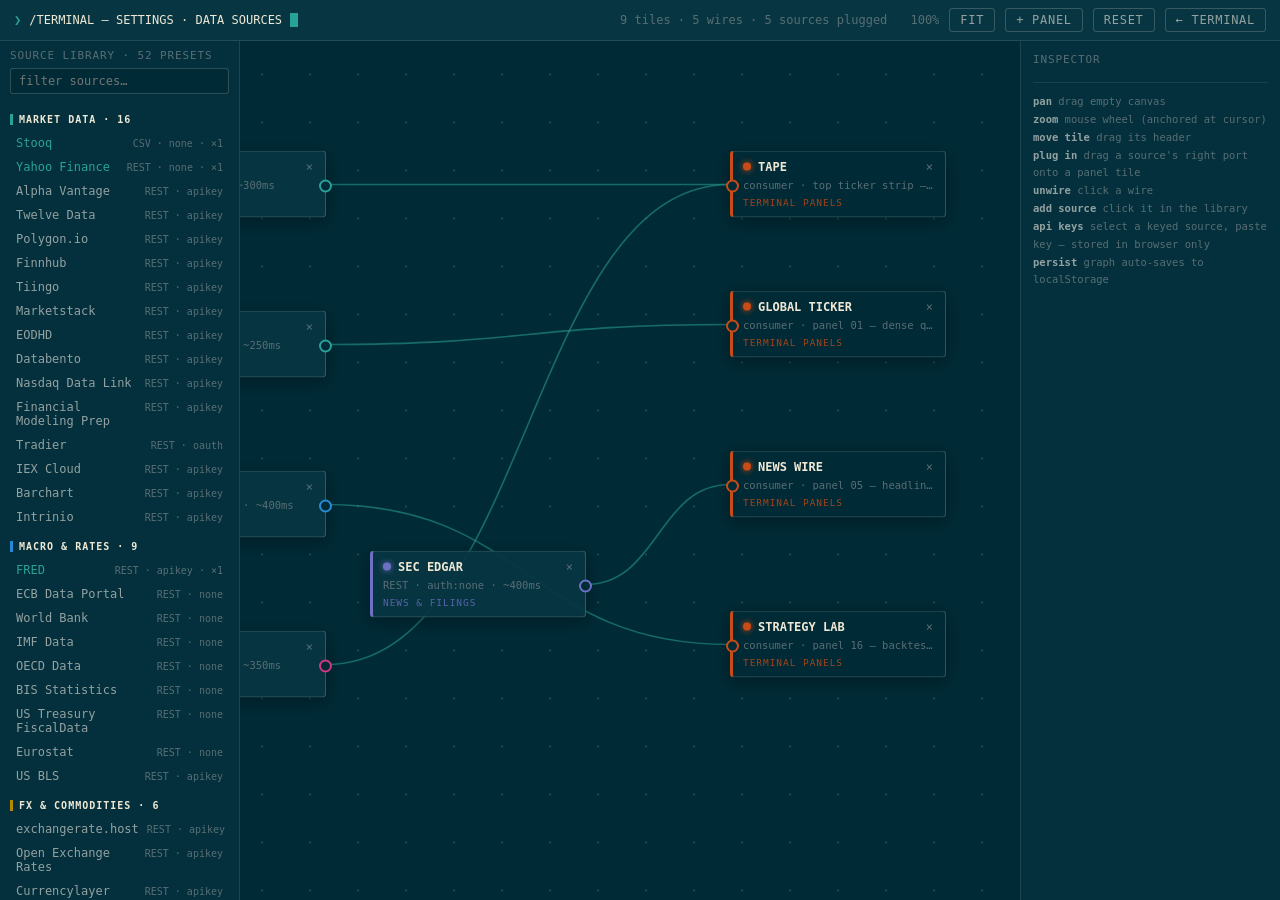
<file: settings.html>
<!DOCTYPE html>
<html lang="en">
<head>
  <meta charset="UTF-8" />
  <meta name="viewport" content="width=device-width, initial-scale=1.0" />
  <title>/TERMINAL — SETTINGS · DATA SOURCE CANVAS</title>
  <link rel="stylesheet" href="css/fonts.css" />
  <link rel="stylesheet" href="css/nodecanvas.css" />
</head>
<body class="nc">

  <header class="nc-topbar">
    <div class="brand">
      <span class="prompt">❯</span>
      <span class="name">/TERMINAL — SETTINGS · DATA SOURCES</span>
      <span class="cursor"></span>
    </div>
    <div class="spacer"></div>
    <span id="nc-stats" class="nc-stats">0 tiles · 0 wires</span>
    <span id="nc-zoom" class="nc-zoom">100%</span>
    <button id="nc-fit" class="pill-btn" type="button" title="fit all tiles in view">FIT</button>
    <button id="nc-addsink" class="pill-btn" type="button" title="add the next terminal panel tile">+ PANEL</button>
    <button id="nc-clear" class="pill-btn" type="button" title="reset canvas to seed wiring">RESET</button>
    <a class="pill-btn" href="index.html" title="back to the terminal">← TERMINAL</a>
  </header>

  <main class="nc-main">

    <!-- preset node list -->
    <aside class="nc-left">
      <div class="nc-left-head">SOURCE LIBRARY · 52 PRESETS</div>
      <input id="nc-search" class="nc-search" type="search" placeholder="filter sources…" autocomplete="off" />
      <div id="nc-palette" class="nc-palette" aria-label="data source library"></div>
    </aside>

    <!-- infinite canvas -->
    <section id="nc-stage" class="nc-stage" aria-label="node canvas">
      <svg id="nc-edges" xmlns="http://www.w3.org/2000/svg"></svg>
      <div id="nc-world"></div>
    </section>

    <!-- inspector -->
    <aside class="nc-right">
      <div class="nc-right-head">INSPECTOR</div>
      <div id="nc-inspector"></div>
      <div class="nc-help">
        <b>pan</b> drag empty canvas<br />
        <b>zoom</b> mouse wheel (anchored at cursor)<br />
        <b>move tile</b> drag its header<br />
        <b>plug in</b> drag a source's right port onto a panel tile<br />
        <b>unwire</b> click a wire<br />
        <b>add source</b> click it in the library<br />
        <b>api keys</b> select a keyed source, paste key — stored in browser only<br />
        <b>persist</b> graph auto-saves to localStorage
      </div>
    </aside>

  </main>

  <script src="js/datasources.js"></script>
  <script src="js/nodecanvas.js"></script>
  <script>NodeCanvas.boot();</script>
</body>
</html>
</file>
<file: css/fonts.css>
/* vietnamese */
@font-face {
  font-family: 'Familjen Grotesk';
  font-style: normal;
  font-weight: 400;
  font-display: swap;
  src: url('../fonts/familjen-400-1.woff2') format('woff2');
  unicode-range: U+0102-0103, U+0110-0111, U+0128-0129, U+0168-0169, U+01A0-01A1, U+01AF-01B0, U+0300-0301, U+0303-0304, U+0308-0309, U+0323, U+0329, U+1EA0-1EF9, U+20AB;
}
/* latin-ext */
@font-face {
  font-family: 'Familjen Grotesk';
  font-style: normal;
  font-weight: 400;
  font-display: swap;
  src: url('../fonts/familjen-400-0.woff2') format('woff2');
  unicode-range: U+0100-02BA, U+02BD-02C5, U+02C7-02CC, U+02CE-02D7, U+02DD-02FF, U+0304, U+0308, U+0329, U+1D00-1DBF, U+1E00-1E9F, U+1EF2-1EFF, U+2020, U+20A0-20AB, U+20AD-20C0, U+2113, U+2C60-2C7F, U+A720-A7FF;
}
/* latin */
@font-face {
  font-family: 'Familjen Grotesk';
  font-style: normal;
  font-weight: 400;
  font-display: swap;
  src: url('../fonts/familjen-400-2.woff2') format('woff2');
  unicode-range: U+0000-00FF, U+0131, U+0152-0153, U+02BB-02BC, U+02C6, U+02DA, U+02DC, U+0304, U+0308, U+0329, U+2000-206F, U+20AC, U+2122, U+2191, U+2193, U+2212, U+2215, U+FEFF, U+FFFD;
}
/* vietnamese */
@font-face {
  font-family: 'Familjen Grotesk';
  font-style: normal;
  font-weight: 500;
  font-display: swap;
  src: url('../fonts/familjen-500-1.woff2') format('woff2');
  unicode-range: U+0102-0103, U+0110-0111, U+0128-0129, U+0168-0169, U+01A0-01A1, U+01AF-01B0, U+0300-0301, U+0303-0304, U+0308-0309, U+0323, U+0329, U+1EA0-1EF9, U+20AB;
}
/* latin-ext */
@font-face {
  font-family: 'Familjen Grotesk';
  font-style: normal;
  font-weight: 500;
  font-display: swap;
  src: url('../fonts/familjen-500-0.woff2') format('woff2');
  unicode-range: U+0100-02BA, U+02BD-02C5, U+02C7-02CC, U+02CE-02D7, U+02DD-02FF, U+0304, U+0308, U+0329, U+1D00-1DBF, U+1E00-1E9F, U+1EF2-1EFF, U+2020, U+20A0-20AB, U+20AD-20C0, U+2113, U+2C60-2C7F, U+A720-A7FF;
}
/* latin */
@font-face {
  font-family: 'Familjen Grotesk';
  font-style: normal;
  font-weight: 500;
  font-display: swap;
  src: url('../fonts/familjen-500-2.woff2') format('woff2');
  unicode-range: U+0000-00FF, U+0131, U+0152-0153, U+02BB-02BC, U+02C6, U+02DA, U+02DC, U+0304, U+0308, U+0329, U+2000-206F, U+20AC, U+2122, U+2191, U+2193, U+2212, U+2215, U+FEFF, U+FFFD;
}
/* vietnamese */
@font-face {
  font-family: 'Familjen Grotesk';
  font-style: normal;
  font-weight: 600;
  font-display: swap;
  src: url('../fonts/familjen-600-1.woff2') format('woff2');
  unicode-range: U+0102-0103, U+0110-0111, U+0128-0129, U+0168-0169, U+01A0-01A1, U+01AF-01B0, U+0300-0301, U+0303-0304, U+0308-0309, U+0323, U+0329, U+1EA0-1EF9, U+20AB;
}
/* latin-ext */
@font-face {
  font-family: 'Familjen Grotesk';
  font-style: normal;
  font-weight: 600;
  font-display: swap;
  src: url('../fonts/familjen-600-0.woff2') format('woff2');
  unicode-range: U+0100-02BA, U+02BD-02C5, U+02C7-02CC, U+02CE-02D7, U+02DD-02FF, U+0304, U+0308, U+0329, U+1D00-1DBF, U+1E00-1E9F, U+1EF2-1EFF, U+2020, U+20A0-20AB, U+20AD-20C0, U+2113, U+2C60-2C7F, U+A720-A7FF;
}
/* latin */
@font-face {
  font-family: 'Familjen Grotesk';
  font-style: normal;
  font-weight: 600;
  font-display: swap;
  src: url('../fonts/familjen-600-2.woff2') format('woff2');
  unicode-range: U+0000-00FF, U+0131, U+0152-0153, U+02BB-02BC, U+02C6, U+02DA, U+02DC, U+0304, U+0308, U+0329, U+2000-206F, U+20AC, U+2122, U+2191, U+2193, U+2212, U+2215, U+FEFF, U+FFFD;
}
/* vietnamese */
@font-face {
  font-family: 'Familjen Grotesk';
  font-style: normal;
  font-weight: 700;
  font-display: swap;
  src: url('../fonts/familjen-700-1.woff2') format('woff2');
  unicode-range: U+0102-0103, U+0110-0111, U+0128-0129, U+0168-0169, U+01A0-01A1, U+01AF-01B0, U+0300-0301, U+0303-0304, U+0308-0309, U+0323, U+0329, U+1EA0-1EF9, U+20AB;
}
/* latin-ext */
@font-face {
  font-family: 'Familjen Grotesk';
  font-style: normal;
  font-weight: 700;
  font-display: swap;
  src: url('../fonts/familjen-700-0.woff2') format('woff2');
  unicode-range: U+0100-02BA, U+02BD-02C5, U+02C7-02CC, U+02CE-02D7, U+02DD-02FF, U+0304, U+0308, U+0329, U+1D00-1DBF, U+1E00-1E9F, U+1EF2-1EFF, U+2020, U+20A0-20AB, U+20AD-20C0, U+2113, U+2C60-2C7F, U+A720-A7FF;
}
/* latin */
@font-face {
  font-family: 'Familjen Grotesk';
  font-style: normal;
  font-weight: 700;
  font-display: swap;
  src: url('../fonts/familjen-700-2.woff2') format('woff2');
  unicode-range: U+0000-00FF, U+0131, U+0152-0153, U+02BB-02BC, U+02C6, U+02DA, U+02DC, U+0304, U+0308, U+0329, U+2000-206F, U+20AC, U+2122, U+2191, U+2193, U+2212, U+2215, U+FEFF, U+FFFD;
}
</file>
<file: css/nodecanvas.css>
/* ==========================================================================
 * nodecanvas.css — settings page: infinite canvas + data-source node tiles
 * Matches /TERMINAL palette (Solarized-dark terminal aesthetic).
 * ======================================================================== */

:root {
  --nc-base03: #002b36;
  --nc-base02: #073642;
  --nc-base01: #586e75;
  --nc-base0:  #839496;
  --nc-base1:  #93a1a1;
  --nc-base2:  #eee8d5;
  --nc-accent: #2aa198;
  --nc-up:     #859900;
  --nc-down:   #dc322f;
  --nc-warn:   #b58900;
  --nc-blue:   #268bd2;
}

* { box-sizing: border-box; }

body.nc {
  margin: 0;
  background: var(--nc-base03);
  color: var(--nc-base1);
  font-family: ui-monospace, "JetBrains Mono", Menlo, Consolas, monospace;
  font-size: 12px;
  height: 100vh;
  overflow: hidden;
  display: flex;
  flex-direction: column;
}

/* ---------- top bar ---------- */
.nc-topbar {
  display: flex;
  align-items: center;
  gap: 10px;
  padding: 8px 14px;
  background: var(--nc-base02);
  border-bottom: 1px solid rgba(147,161,161,.2);
  flex: 0 0 auto;
}
.nc-topbar .brand { display: flex; align-items: center; gap: 8px; color: var(--nc-base2); }
.nc-topbar .prompt { color: var(--nc-accent); font-weight: 700; }
.nc-topbar .cursor {
  width: 8px; height: 14px; background: var(--nc-accent);
  animation: nc-blink 1.1s steps(1) infinite;
}
@keyframes nc-blink { 50% { opacity: 0; } }
.nc-topbar .spacer { flex: 1; }
.nc-topbar .nc-stats { color: var(--nc-base01); }
.nc-topbar .nc-zoom { color: var(--nc-base01); min-width: 42px; text-align: right; }

.pill-btn {
  background: transparent;
  border: 1px solid rgba(147,161,161,.35);
  color: var(--nc-base1);
  font: inherit;
  padding: 4px 10px;
  border-radius: 3px;
  cursor: pointer;
  letter-spacing: .06em;
}
.pill-btn:hover { border-color: var(--nc-accent); color: var(--nc-base2); }

a.pill-btn { text-decoration: none; display: inline-block; }

/* ---------- layout ---------- */
.nc-main {
  flex: 1;
  display: grid;
  grid-template-columns: 240px 1fr 260px;
  min-height: 0;
}

/* ---------- palette ---------- */
.nc-left {
  background: rgba(7,54,66,.5);
  border-right: 1px solid rgba(147,161,161,.18);
  display: flex;
  flex-direction: column;
  min-height: 0;
}
.nc-left-head {
  padding: 8px 10px 6px;
  color: var(--nc-base01);
  letter-spacing: .08em;
  font-size: 11px;
}
.nc-search {
  margin: 0 10px 8px;
  background: var(--nc-base03);
  border: 1px solid rgba(147,161,161,.3);
  color: var(--nc-base2);
  font: inherit;
  padding: 5px 8px;
  border-radius: 3px;
  width: calc(100% - 20px);
}
.nc-search:focus { outline: none; border-color: var(--nc-accent); }

.nc-palette {
  flex: 1;
  overflow-y: auto;
  padding: 0 8px 12px;
}
.nc-pal-cat {
  color: var(--nc-base2);
  font-weight: 700;
  font-size: 10px;
  letter-spacing: .1em;
  margin: 12px 2px 6px;
  padding-left: 6px;
  border-left: 3px solid var(--nc-accent, var(--nc-accent));
}
.nc-pal-item {
  display: flex;
  justify-content: space-between;
  align-items: baseline;
  gap: 8px;
  width: 100%;
  text-align: left;
  background: transparent;
  border: 1px solid transparent;
  border-radius: 3px;
  color: var(--nc-base1);
  font: inherit;
  padding: 4px 7px;
  cursor: pointer;
}
.nc-pal-item:hover {
  background: rgba(42,161,152,.1);
  border-color: rgba(42,161,152,.35);
  color: var(--nc-base2);
}
.nc-pal-item.placed { color: var(--nc-accent); }
.nc-pal-meta { color: var(--nc-base01); font-size: 10px; white-space: nowrap; }

/* ---------- canvas stage ---------- */
.nc-stage {
  position: relative;
  overflow: hidden;
  background-color: var(--nc-base03);
  background-image: radial-gradient(circle, rgba(147,161,161,.22) 1px, transparent 1.4px);
  background-size: 48px 48px;
  cursor: grab;
}
.nc-stage.nc-panning { cursor: grabbing; }

#nc-world {
  position: absolute;
  top: 0; left: 0;
  transform-origin: 0 0;
}
#nc-edges {
  position: absolute;
  inset: 0;
  width: 100%;
  height: 100%;
  pointer-events: none;
  overflow: visible;
}
.nc-edge {
  fill: none;
  stroke: var(--nc-accent);
  stroke-width: 1.6;
  stroke-opacity: .55;
  pointer-events: stroke;
  cursor: pointer;
}
.nc-edge:hover { stroke-opacity: 1; stroke: var(--nc-warn); }
.nc-edge-temp { stroke: var(--nc-warn); stroke-dasharray: 6 4; stroke-opacity: .9; }

/* ---------- node tiles ---------- */
.nc-node {
  position: absolute;
  width: 216px;
  background: rgba(7,54,66,.92);
  border: 1px solid rgba(147,161,161,.35);
  border-left: 3px solid var(--nc-accent);
  border-radius: 4px;
  padding: 8px 10px 9px;
  cursor: default;
  user-select: none;
  box-shadow: 0 4px 18px rgba(0,0,0,.35);
  transition: border-color .12s, box-shadow .12s;
}
.nc-node.nc-selected {
  border-color: var(--nc-accent);
  box-shadow: 0 0 0 1px var(--nc-accent), 0 6px 22px rgba(0,0,0,.5);
}
.nc-node.nc-sink {
  border-left-color: var(--nc-warn, #b58900);
  border-left: 3px solid #cb4b16;
  background: rgba(0,43,54,.95);
}
.nc-node.nc-hot {
  border-color: var(--nc-warn);
  box-shadow: 0 0 0 2px var(--nc-warn);
}

.nc-node-head {
  display: flex;
  align-items: center;
  gap: 7px;
  cursor: move;
}
.nc-node-dot {
  width: 8px; height: 8px; border-radius: 50%;
  background: var(--nc-accent);
  flex: 0 0 auto;
  box-shadow: 0 0 6px var(--nc-accent);
}
.nc-sink .nc-node-dot { background: #cb4b16; box-shadow: 0 0 6px #cb4b16; }
.nc-node-name {
  color: var(--nc-base2);
  font-weight: 700;
  font-size: 12px;
  flex: 1;
  white-space: nowrap;
  overflow: hidden;
  text-overflow: ellipsis;
}
.nc-node-rm {
  background: none; border: none; color: var(--nc-base01);
  font: inherit; cursor: pointer; padding: 0 2px;
}
.nc-node-rm:hover { color: var(--nc-down); }

.nc-node-meta {
  margin-top: 5px;
  color: var(--nc-base01);
  font-size: 10.5px;
  white-space: nowrap;
  overflow: hidden;
  text-overflow: ellipsis;
}
.nc-node-foot {
  margin-top: 6px;
  display: flex;
  justify-content: space-between;
}
.nc-node-cat {
  font-size: 9.5px;
  letter-spacing: .1em;
  color: var(--nc-accent);
  opacity: .8;
}
.nc-sink .nc-node-cat { color: #cb4b16; }

/* ports */
.nc-port {
  position: absolute;
  top: 28px;
  width: 13px; height: 13px;
  border-radius: 50%;
  background: var(--nc-base03);
  border: 2px solid var(--nc-accent);
  cursor: crosshair;
  z-index: 3;
}
.nc-port-out { right: -7px; }
.nc-port-in  { left: -7px; border-color: #cb4b16; }
.nc-port:hover { transform: scale(1.25); background: var(--nc-accent); }
.nc-port-in:hover { background: #cb4b16; }

/* ---------- right inspector ---------- */
.nc-right {
  background: rgba(7,54,66,.5);
  border-left: 1px solid rgba(147,161,161,.18);
  padding: 12px;
  overflow-y: auto;
  min-height: 0;
}
.nc-right-head {
  color: var(--nc-base01);
  letter-spacing: .08em;
  font-size: 11px;
  margin-bottom: 8px;
}
.nc-insp-hint { color: var(--nc-base01); line-height: 1.6; }
.nc-insp-title {
  color: var(--nc-base2);
  font-weight: 700;
  font-size: 14px;
  margin-bottom: 10px;
}
.nc-insp-row {
  display: grid;
  grid-template-columns: 74px 1fr;
  gap: 6px;
  padding: 3px 0;
  border-bottom: 1px dashed rgba(147,161,161,.12);
}
.nc-insp-k { color: var(--nc-base01); font-size: 10.5px; letter-spacing: .06em; }
.nc-insp-v { color: var(--nc-base1); word-break: break-all; }
.nc-insp-wire { color: var(--nc-accent); padding: 2px 0; }
.nc-insp-wires { margin-top: 10px; }

.nc-keyrow { display: flex; gap: 6px; margin-top: 12px; }
.nc-keyin {
  flex: 1;
  background: var(--nc-base03);
  border: 1px solid rgba(147,161,161,.3);
  color: var(--nc-base2);
  font: inherit;
  font-size: 11px;
  padding: 5px 7px;
  border-radius: 3px;
}
.nc-keyin:focus { outline: none; border-color: var(--nc-accent); }

/* help footer inside right panel */
.nc-help {
  margin-top: 16px;
  padding-top: 10px;
  border-top: 1px solid rgba(147,161,161,.15);
  color: var(--nc-base01);
  font-size: 10.5px;
  line-height: 1.7;
}
.nc-help b { color: var(--nc-base1); }

/* narrow screens */
@media (max-width: 1000px) {
  .nc-main { grid-template-columns: 200px 1fr 0; }
  .nc-right { display: none; }
}
</file>
